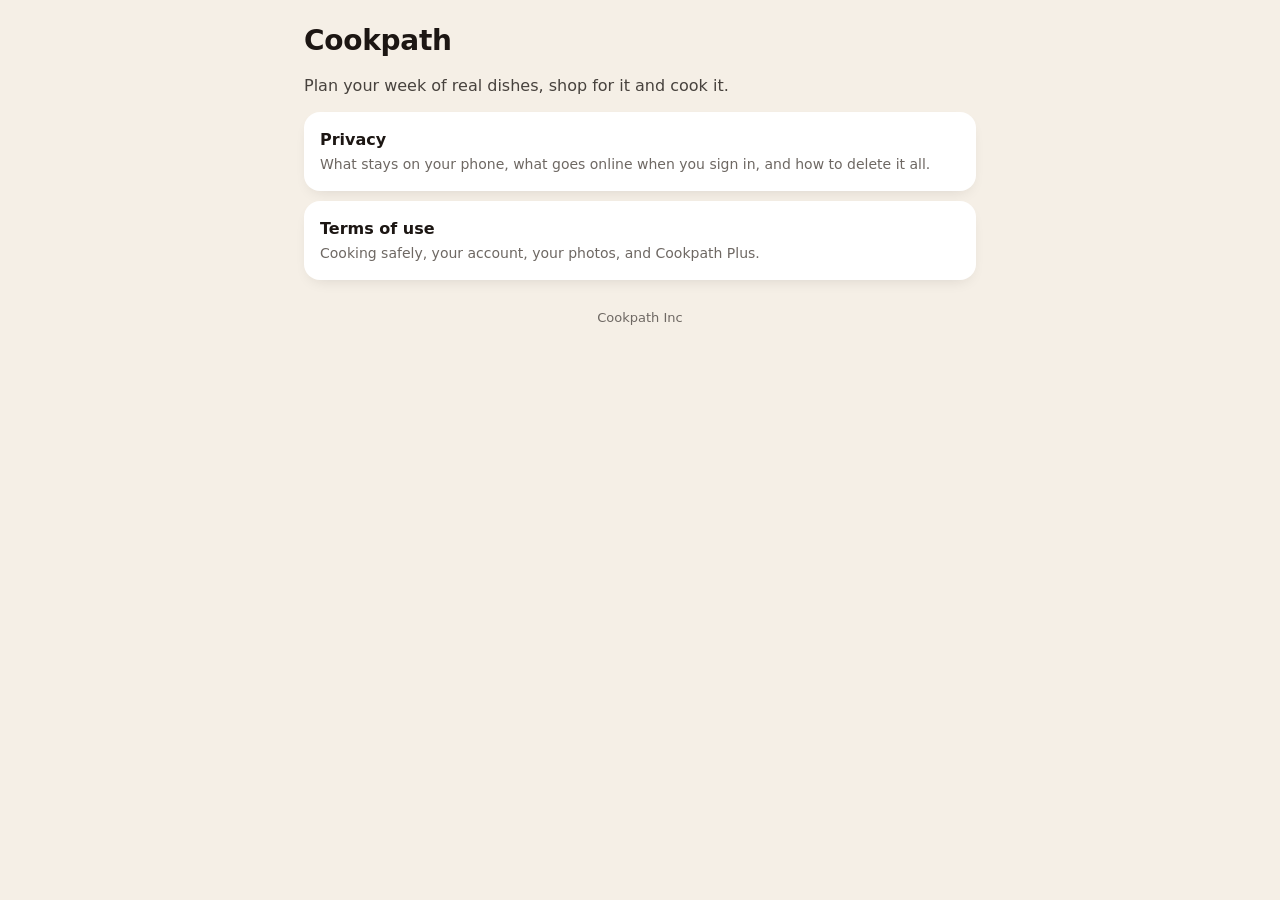
<file: index.html>
<!doctype html>
<html lang="en">
<head>
<meta charset="utf-8">
<meta name="viewport" content="width=device-width, initial-scale=1">
<title>Cookpath</title>
<meta name="description" content="Cookpath: plan your week, shop and cook. Terms of use and Privacy.">
<link rel="stylesheet" href="style.css">
</head>
<body>
<main>
  <h1>Cookpath</h1>
  <p class="lead">Plan your week of real dishes, shop for it and cook it.</p>

  <nav class="docs">
    <a href="privacy.html">Privacy<span>What stays on your phone, what goes online when you sign in, and how to delete it all.</span></a>
    <a href="terms.html">Terms of use<span>Cooking safely, your account, your photos, and Cookpath Plus.</span></a>
  </nav>

  <footer>Cookpath Inc</footer>
</main>
</body>
</html>
</file>
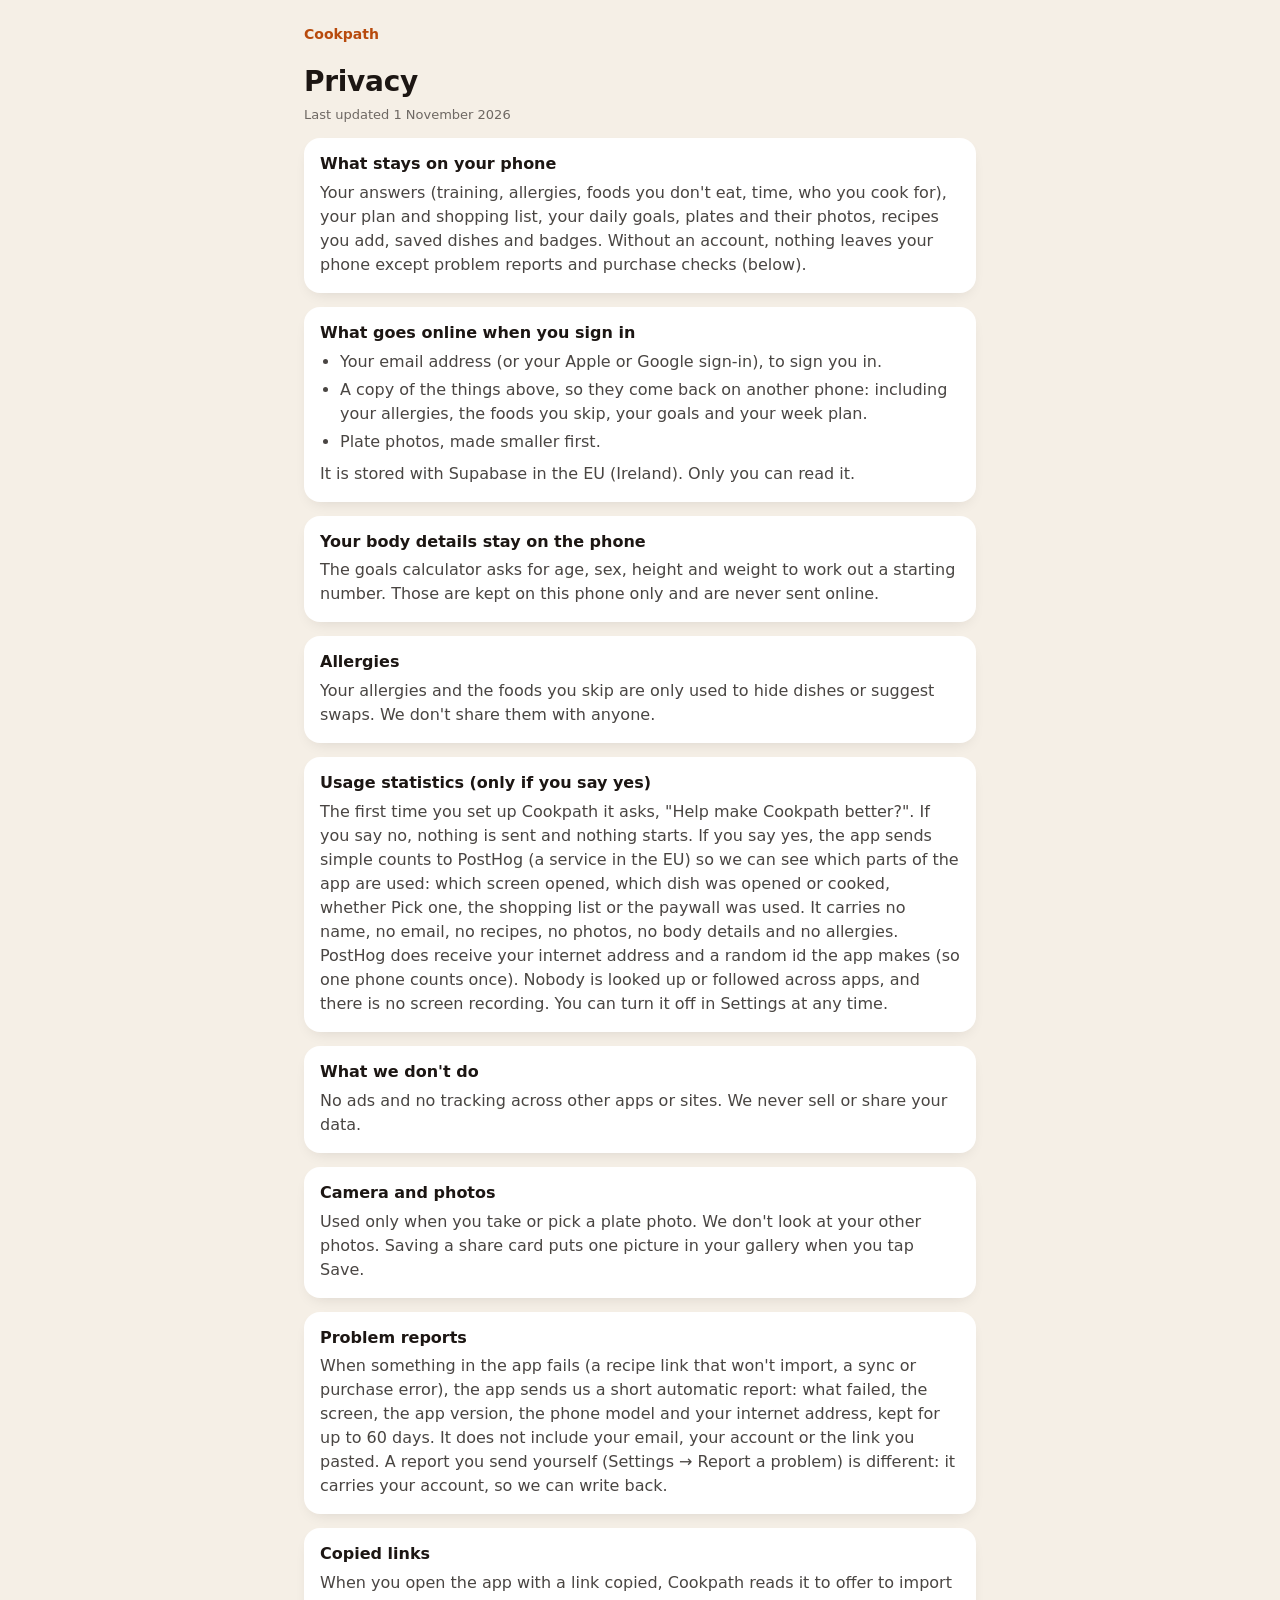
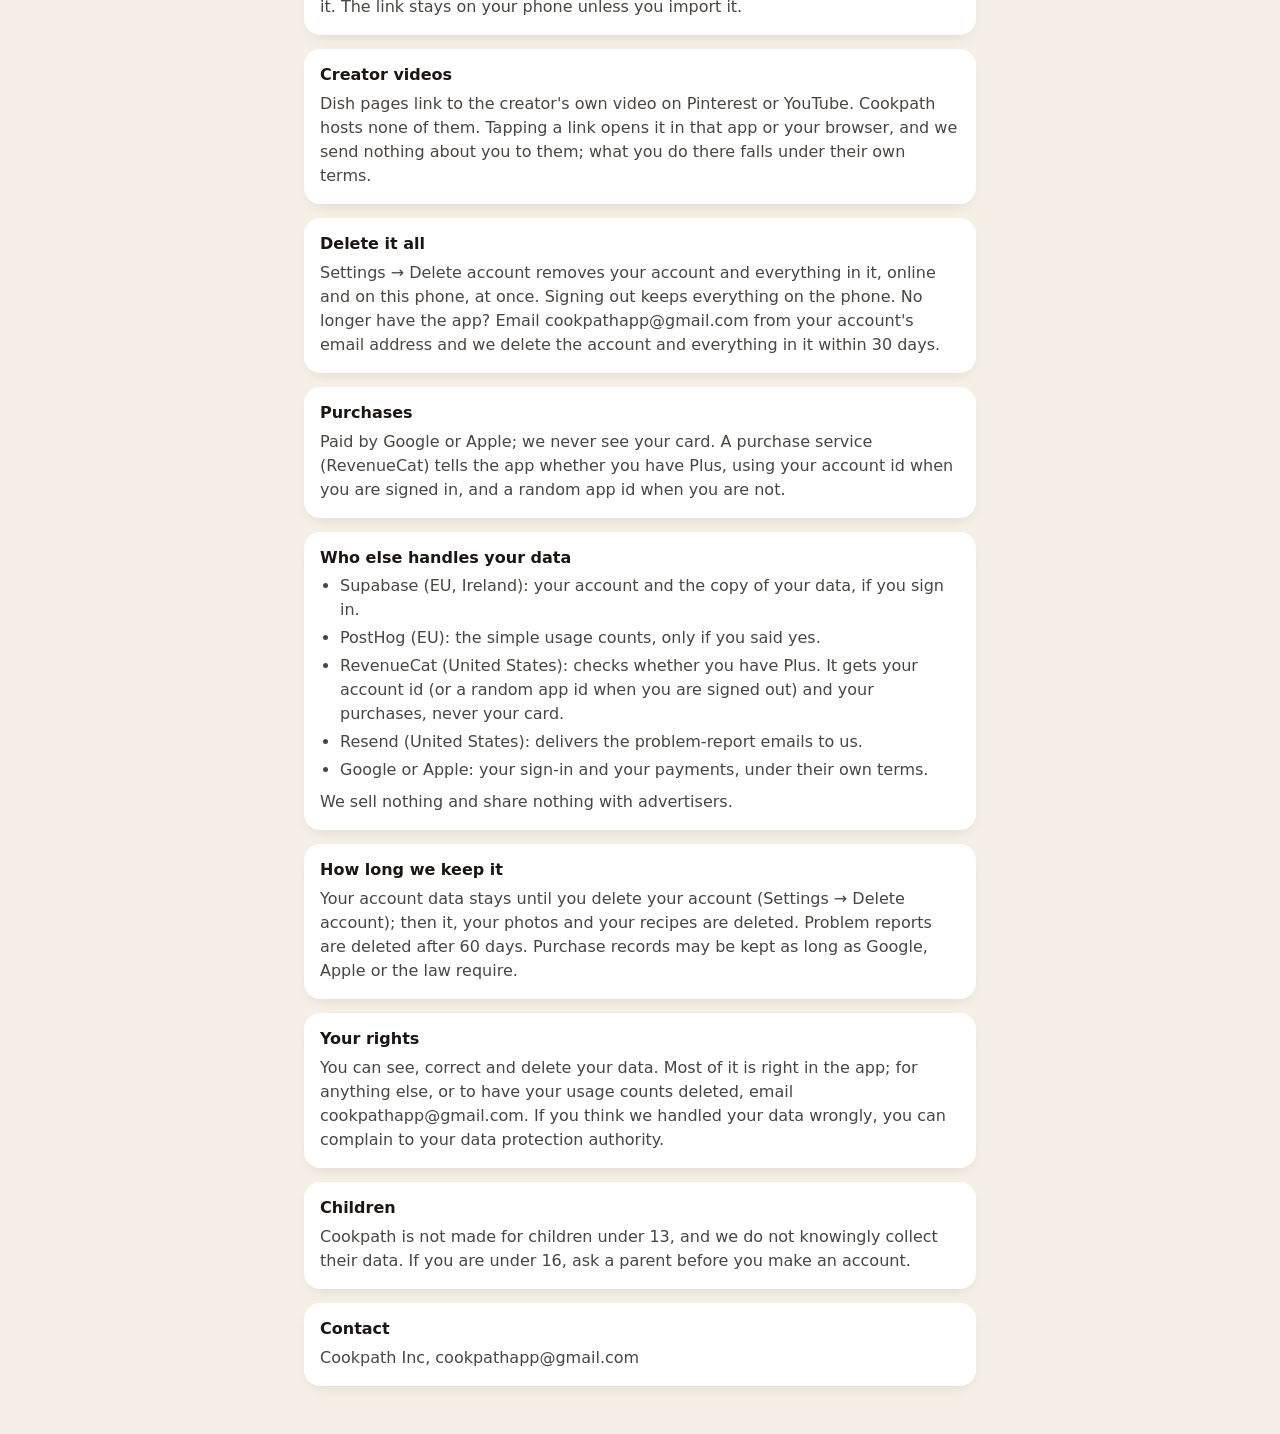
<file: privacy.html>
<!doctype html>
<html lang="en">
<head>
<meta charset="utf-8">
<meta name="viewport" content="width=device-width, initial-scale=1">
<title>Privacy — Cookpath</title>
<meta name="description" content="What stays on your phone, what goes online when you sign in, and how to delete it all.">
<link rel="stylesheet" href="style.css">
</head>
<body>
<main>
  <p class="back"><a href="./">Cookpath</a></p>

  <h1>Privacy</h1>

  <p class="updated">Last updated 1 November 2026</p>

  <section>
    <h2>What stays on your phone</h2>
    <p>Your answers (training, allergies, foods you don't eat, time, who you cook for), your plan and shopping list, your daily goals, plates and their photos, recipes you add, saved dishes and badges. Without an account, nothing leaves your phone except problem reports and purchase checks (below).</p>
  </section>

  <section>
    <h2>What goes online when you sign in</h2>
    <ul>
      <li>Your email address (or your Apple or Google sign-in), to sign you in.</li>
      <li>A copy of the things above, so they come back on another phone: including your allergies, the foods you skip, your goals and your week plan.</li>
      <li>Plate photos, made smaller first.</li>
    </ul>
    <p>It is stored with Supabase in the EU (Ireland). Only you can read it.</p>
  </section>

  <section>
    <h2>Your body details stay on the phone</h2>
    <p>The goals calculator asks for age, sex, height and weight to work out a starting number. Those are kept on this phone only and are never sent online.</p>
  </section>

  <section>
    <h2>Allergies</h2>
    <p>Your allergies and the foods you skip are only used to hide dishes or suggest swaps. We don't share them with anyone.</p>
  </section>

  <section>
    <h2>Usage statistics (only if you say yes)</h2>
    <p>The first time you set up Cookpath it asks, &quot;Help make Cookpath better?&quot;. If you say no, nothing is sent and nothing starts. If you say yes, the app sends simple counts to PostHog (a service in the EU) so we can see which parts of the app are used: which screen opened, which dish was opened or cooked, whether Pick one, the shopping list or the paywall was used. It carries no name, no email, no recipes, no photos, no body details and no allergies. PostHog does receive your internet address and a random id the app makes (so one phone counts once). Nobody is looked up or followed across apps, and there is no screen recording. You can turn it off in Settings at any time.</p>
  </section>

  <section>
    <h2>What we don't do</h2>
    <p>No ads and no tracking across other apps or sites. We never sell or share your data.</p>
  </section>

  <section>
    <h2>Camera and photos</h2>
    <p>Used only when you take or pick a plate photo. We don't look at your other photos. Saving a share card puts one picture in your gallery when you tap Save.</p>
  </section>

  <section>
    <h2>Problem reports</h2>
    <p>When something in the app fails (a recipe link that won't import, a sync or purchase error), the app sends us a short automatic report: what failed, the screen, the app version, the phone model and your internet address, kept for up to 60 days. It does not include your email, your account or the link you pasted. A report you send yourself (Settings → Report a problem) is different: it carries your account, so we can write back.</p>
  </section>

  <section>
    <h2>Copied links</h2>
    <p>When you open the app with a link copied, Cookpath reads it to offer to import it. The link stays on your phone unless you import it.</p>
  </section>

  <section>
    <h2>Creator videos</h2>
    <p>Dish pages link to the creator's own video on Pinterest or YouTube. Cookpath hosts none of them. Tapping a link opens it in that app or your browser, and we send nothing about you to them; what you do there falls under their own terms.</p>
  </section>

  <section id="delete">
    <h2>Delete it all</h2>
    <p>Settings → Delete account removes your account and everything in it, online and on this phone, at once. Signing out keeps everything on the phone. No longer have the app? Email cookpathapp@gmail.com from your account's email address and we delete the account and everything in it within 30 days.</p>
  </section>

  <section>
    <h2>Purchases</h2>
    <p>Paid by Google or Apple; we never see your card. A purchase service (RevenueCat) tells the app whether you have Plus, using your account id when you are signed in, and a random app id when you are not.</p>
  </section>

  <section>
    <h2>Who else handles your data</h2>
    <ul>
      <li>Supabase (EU, Ireland): your account and the copy of your data, if you sign in.</li>
      <li>PostHog (EU): the simple usage counts, only if you said yes.</li>
      <li>RevenueCat (United States): checks whether you have Plus. It gets your account id (or a random app id when you are signed out) and your purchases, never your card.</li>
      <li>Resend (United States): delivers the problem-report emails to us.</li>
      <li>Google or Apple: your sign-in and your payments, under their own terms.</li>
    </ul>
    <p>We sell nothing and share nothing with advertisers.</p>
  </section>

  <section>
    <h2>How long we keep it</h2>
    <p>Your account data stays until you delete your account (Settings → Delete account); then it, your photos and your recipes are deleted. Problem reports are deleted after 60 days. Purchase records may be kept as long as Google, Apple or the law require.</p>
  </section>

  <section>
    <h2>Your rights</h2>
    <p>You can see, correct and delete your data. Most of it is right in the app; for anything else, or to have your usage counts deleted, email cookpathapp@gmail.com. If you think we handled your data wrongly, you can complain to your data protection authority.</p>
  </section>

  <section>
    <h2>Children</h2>
    <p>Cookpath is not made for children under 13, and we do not knowingly collect their data. If you are under 16, ask a parent before you make an account.</p>
  </section>

  <section>
    <h2>Contact</h2>
    <p>Cookpath Inc, cookpathapp@gmail.com</p>
  </section>
</main>
</body>
</html>
</file>
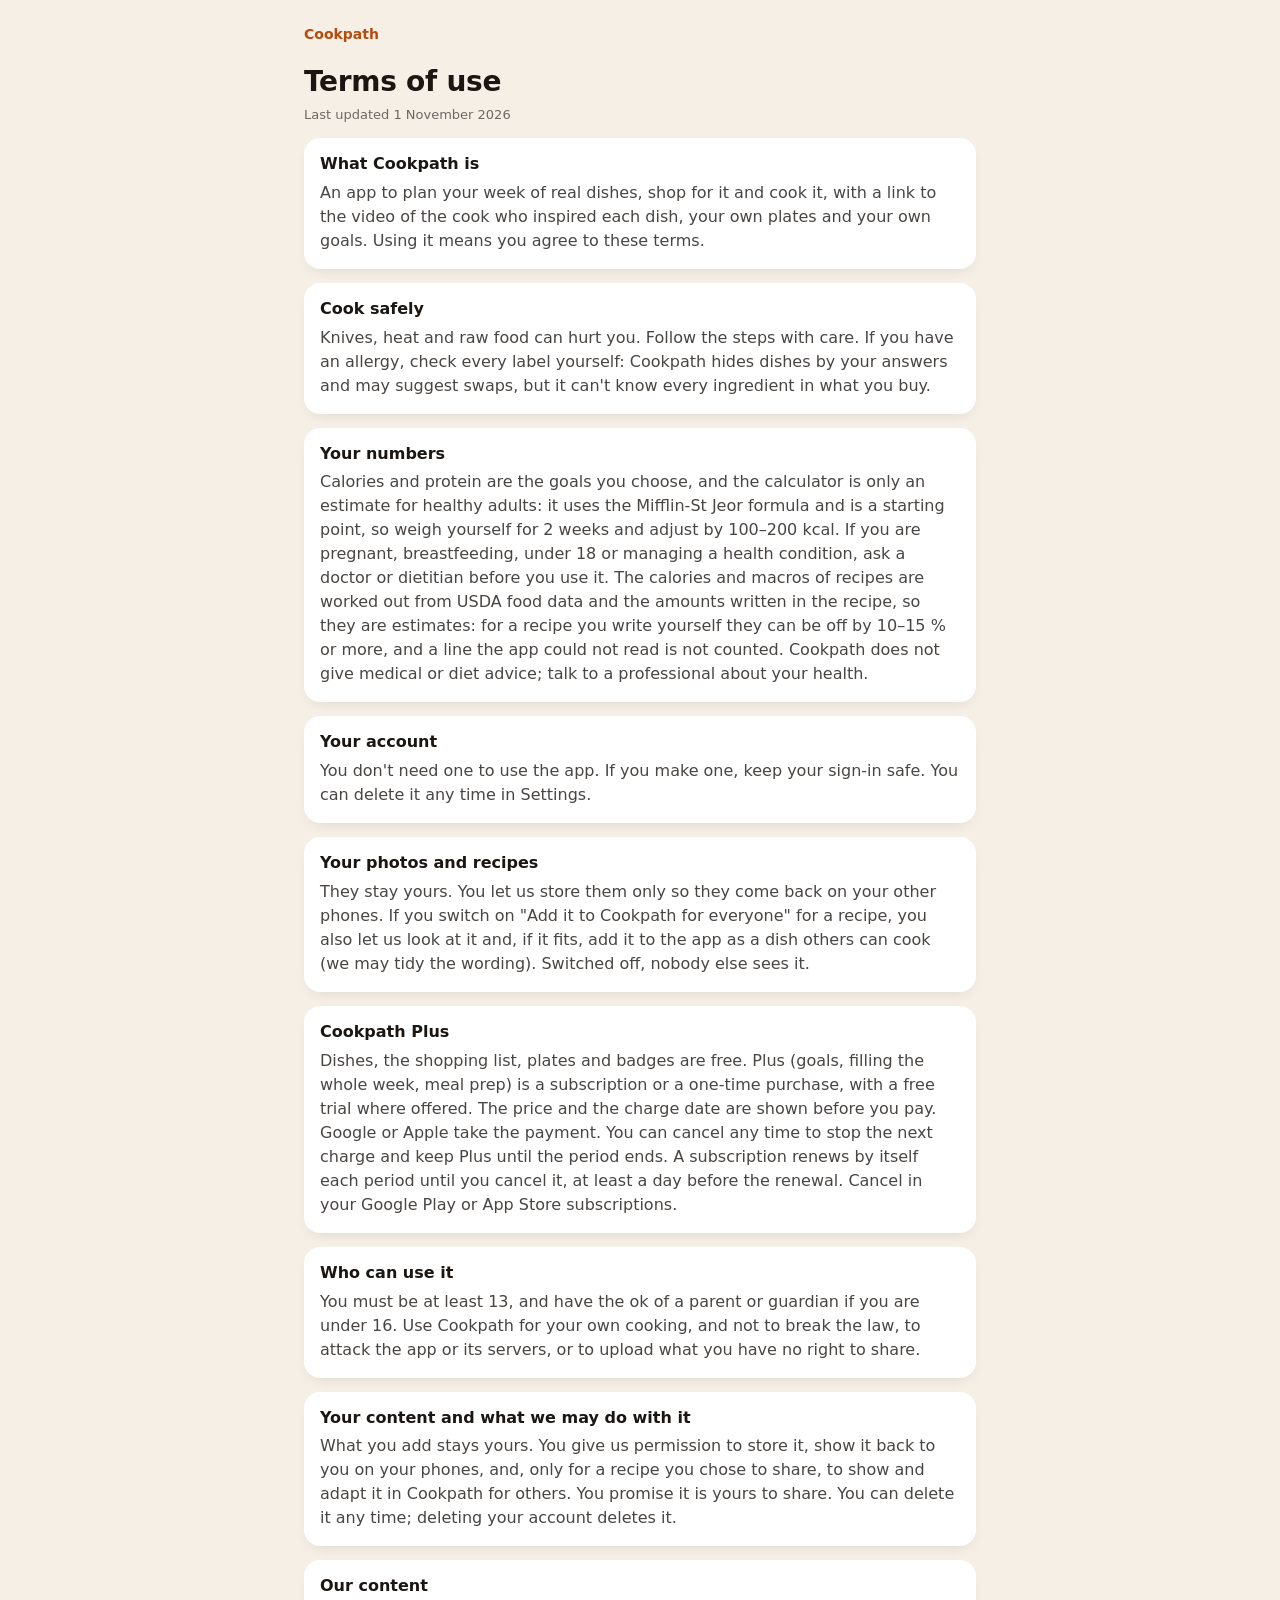
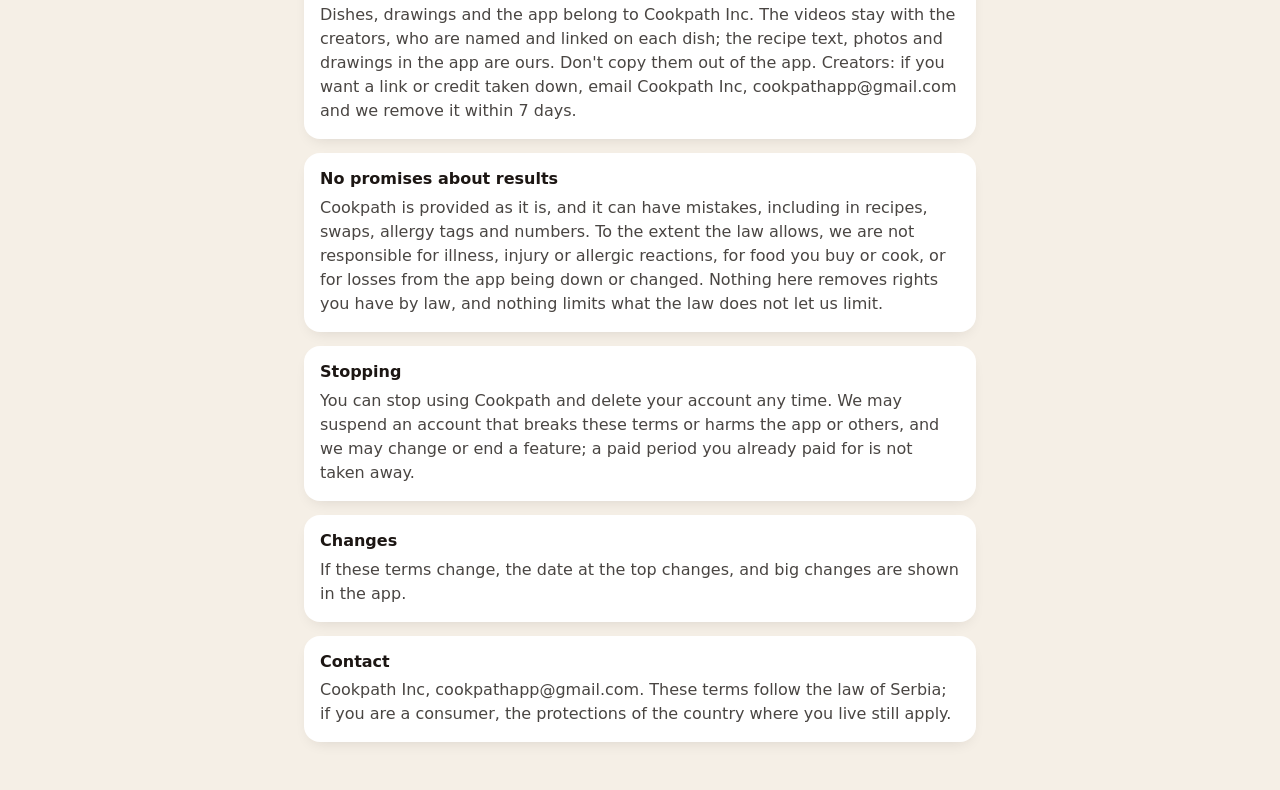
<file: terms.html>
<!doctype html>
<html lang="en">
<head>
<meta charset="utf-8">
<meta name="viewport" content="width=device-width, initial-scale=1">
<title>Terms of use — Cookpath</title>
<meta name="description" content="Cooking safely, your account, your photos, and Cookpath Plus.">
<link rel="stylesheet" href="style.css">
</head>
<body>
<main>
  <p class="back"><a href="./">Cookpath</a></p>

  <h1>Terms of use</h1>

  <p class="updated">Last updated 1 November 2026</p>

  <section>
    <h2>What Cookpath is</h2>
    <p>An app to plan your week of real dishes, shop for it and cook it, with a link to the video of the cook who inspired each dish, your own plates and your own goals. Using it means you agree to these terms.</p>
  </section>

  <section>
    <h2>Cook safely</h2>
    <p>Knives, heat and raw food can hurt you. Follow the steps with care. If you have an allergy, check every label yourself: Cookpath hides dishes by your answers and may suggest swaps, but it can't know every ingredient in what you buy.</p>
  </section>

  <section>
    <h2>Your numbers</h2>
    <p>Calories and protein are the goals you choose, and the calculator is only an estimate for healthy adults: it uses the Mifflin-St Jeor formula and is a starting point, so weigh yourself for 2 weeks and adjust by 100–200 kcal. If you are pregnant, breastfeeding, under 18 or managing a health condition, ask a doctor or dietitian before you use it. The calories and macros of recipes are worked out from USDA food data and the amounts written in the recipe, so they are estimates: for a recipe you write yourself they can be off by 10–15 % or more, and a line the app could not read is not counted. Cookpath does not give medical or diet advice; talk to a professional about your health.</p>
  </section>

  <section>
    <h2>Your account</h2>
    <p>You don't need one to use the app. If you make one, keep your sign-in safe. You can delete it any time in Settings.</p>
  </section>

  <section>
    <h2>Your photos and recipes</h2>
    <p>They stay yours. You let us store them only so they come back on your other phones. If you switch on &quot;Add it to Cookpath for everyone&quot; for a recipe, you also let us look at it and, if it fits, add it to the app as a dish others can cook (we may tidy the wording). Switched off, nobody else sees it.</p>
  </section>

  <section>
    <h2>Cookpath Plus</h2>
    <p>Dishes, the shopping list, plates and badges are free. Plus (goals, filling the whole week, meal prep) is a subscription or a one-time purchase, with a free trial where offered. The price and the charge date are shown before you pay. Google or Apple take the payment. You can cancel any time to stop the next charge and keep Plus until the period ends. A subscription renews by itself each period until you cancel it, at least a day before the renewal. Cancel in your Google Play or App Store subscriptions.</p>
  </section>

  <section>
    <h2>Who can use it</h2>
    <p>You must be at least 13, and have the ok of a parent or guardian if you are under 16. Use Cookpath for your own cooking, and not to break the law, to attack the app or its servers, or to upload what you have no right to share.</p>
  </section>

  <section>
    <h2>Your content and what we may do with it</h2>
    <p>What you add stays yours. You give us permission to store it, show it back to you on your phones, and, only for a recipe you chose to share, to show and adapt it in Cookpath for others. You promise it is yours to share. You can delete it any time; deleting your account deletes it.</p>
  </section>

  <section>
    <h2>Our content</h2>
    <p>Dishes, drawings and the app belong to Cookpath Inc. The videos stay with the creators, who are named and linked on each dish; the recipe text, photos and drawings in the app are ours. Don't copy them out of the app. Creators: if you want a link or credit taken down, email Cookpath Inc, cookpathapp@gmail.com and we remove it within 7 days.</p>
  </section>

  <section>
    <h2>No promises about results</h2>
    <p>Cookpath is provided as it is, and it can have mistakes, including in recipes, swaps, allergy tags and numbers. To the extent the law allows, we are not responsible for illness, injury or allergic reactions, for food you buy or cook, or for losses from the app being down or changed. Nothing here removes rights you have by law, and nothing limits what the law does not let us limit.</p>
  </section>

  <section>
    <h2>Stopping</h2>
    <p>You can stop using Cookpath and delete your account any time. We may suspend an account that breaks these terms or harms the app or others, and we may change or end a feature; a paid period you already paid for is not taken away.</p>
  </section>

  <section>
    <h2>Changes</h2>
    <p>If these terms change, the date at the top changes, and big changes are shown in the app.</p>
  </section>

  <section>
    <h2>Contact</h2>
    <p>Cookpath Inc, cookpathapp@gmail.com. These terms follow the law of Serbia; if you are a consumer, the protections of the country where you live still apply.</p>
  </section>
</main>
</body>
</html>
</file>
<file: style.css>
/* Cookpath legal pages. Tokens copied from app/src/theme.ts so the web pages read like the app. */
:root {
  --ground: #F5EFE6;
  --white: #FFFFFF;
  --ink: #1C1613;
  --ink80: rgba(28, 22, 19, 0.8);
  --grey: #6E6863;
  --ember-text: #B84A0C;
  --pill-line: #E6DDD4;
}

* { box-sizing: border-box; }

body {
  margin: 0;
  padding: 24px 16px 48px;
  background: var(--ground);
  color: var(--ink);
  font: 400 16px/1.5 -apple-system, BlinkMacSystemFont, "Segoe UI", Roboto, system-ui, sans-serif;
  -webkit-text-size-adjust: 100%;
}

main { max-width: 42rem; margin: 0 auto; }

.back { margin: 0 0 20px; font-size: 14px; }
.back a { color: var(--ember-text); text-decoration: none; font-weight: 600; }
.back a:hover, .back a:focus-visible { text-decoration: underline; }

h1 { margin: 0; font-size: 28px; line-height: 1.2; letter-spacing: -0.01em; }

.updated { margin: 6px 0 0; color: var(--grey); font-size: 13px; }

.lead { margin: 16px 0 0; color: var(--ink80); }

section {
  margin-top: 14px;
  padding: 16px;
  background: var(--white);
  border-radius: 16px;
  box-shadow: 0 6px 16px -8px rgba(28, 22, 19, 0.16);
}

h2 { margin: 0 0 6px; font-size: 16px; line-height: 1.3; }

p { margin: 0; color: var(--ink80); }
p + p { margin-top: 8px; }

ul { margin: 0 0 8px; padding-left: 20px; color: var(--ink80); }
li + li { margin-top: 4px; }

/* Placeholders still to fill before the store listing goes in. */
.todo {
  padding: 1px 5px;
  border-radius: 5px;
  background: rgba(242, 107, 29, 0.08);
  box-shadow: inset 0 0 0 1px rgba(242, 107, 29, 0.18);
  color: var(--ember-text);
  font-weight: 600;
  white-space: nowrap;
}

nav.docs { margin-top: 14px; display: grid; gap: 10px; }
nav.docs a {
  display: block;
  padding: 16px;
  background: var(--white);
  border-radius: 16px;
  box-shadow: 0 6px 16px -8px rgba(28, 22, 19, 0.16);
  color: var(--ink);
  text-decoration: none;
  font-weight: 600;
}
nav.docs a span { display: block; margin-top: 2px; color: var(--grey); font-weight: 400; font-size: 14px; }
nav.docs a:hover, nav.docs a:focus-visible { box-shadow: 0 6px 16px -8px rgba(28, 22, 19, 0.28), inset 0 0 0 1px var(--pill-line); }

footer { margin-top: 28px; color: var(--grey); font-size: 13px; text-align: center; }
</file>
